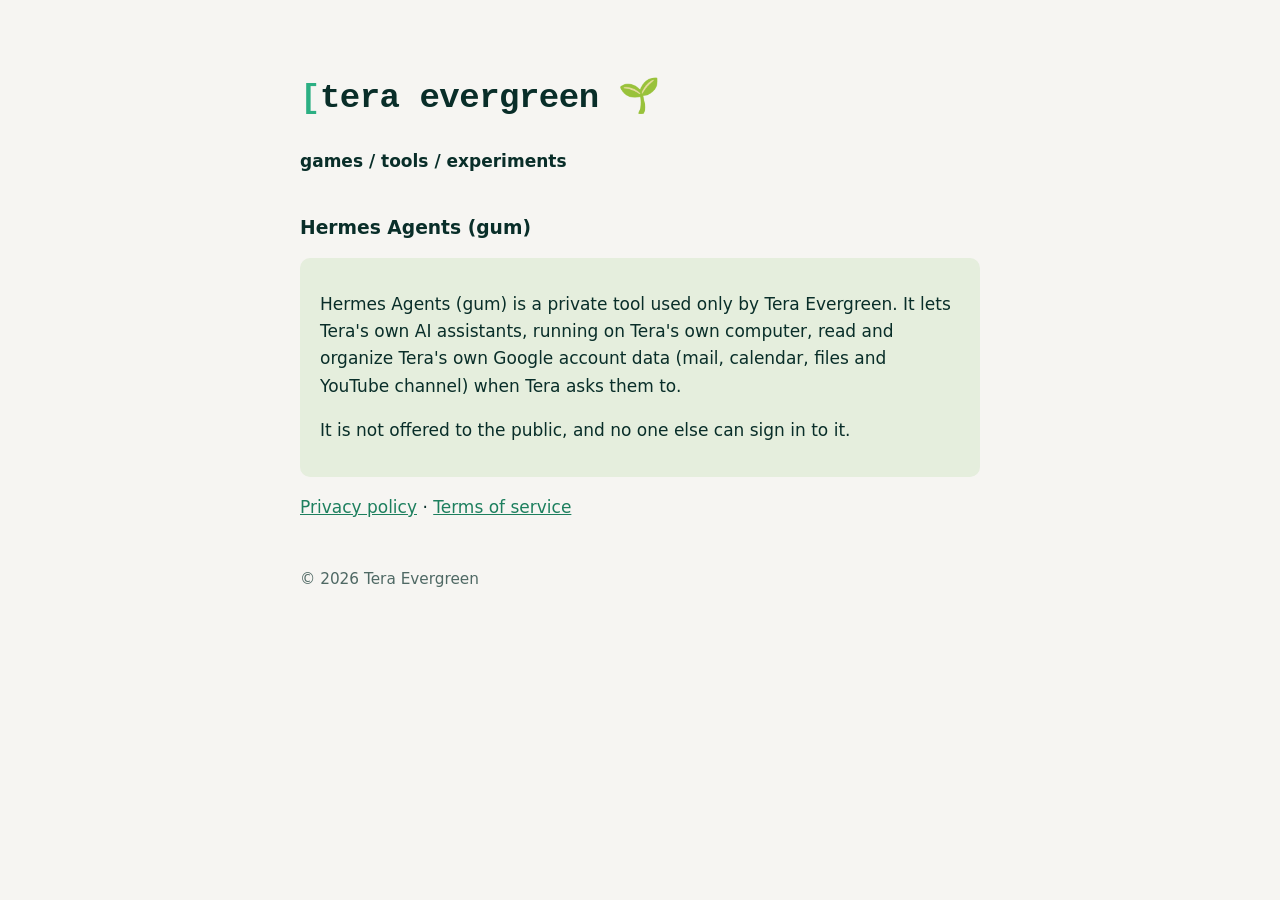
<file: index.html>
<!doctype html>
<html lang="en"><head><meta charset="utf-8"><meta name="viewport" content="width=device-width,initial-scale=1">
<title>Hermes Agents (gum) · Tera Evergreen</title><link rel="stylesheet" href="style.css"></head>
<body><main>
<h1><span>[</span>tera evergreen 🌱</h1>
<p><b>games / tools / experiments</b></p>
<h2>Hermes Agents (gum)</h2>
<div class="card">
<p>Hermes Agents (gum) is a private tool used only by Tera Evergreen. It lets Tera's own AI assistants, running on Tera's own computer, read and organize Tera's own Google account data (mail, calendar, files and YouTube channel) when Tera asks them to.</p>
<p>It is not offered to the public, and no one else can sign in to it.</p>
</div>
<p><a href="privacy.html">Privacy policy</a> · <a href="terms.html">Terms of service</a></p>
<footer>© 2026 Tera Evergreen</footer>
</main></body></html>
</file>
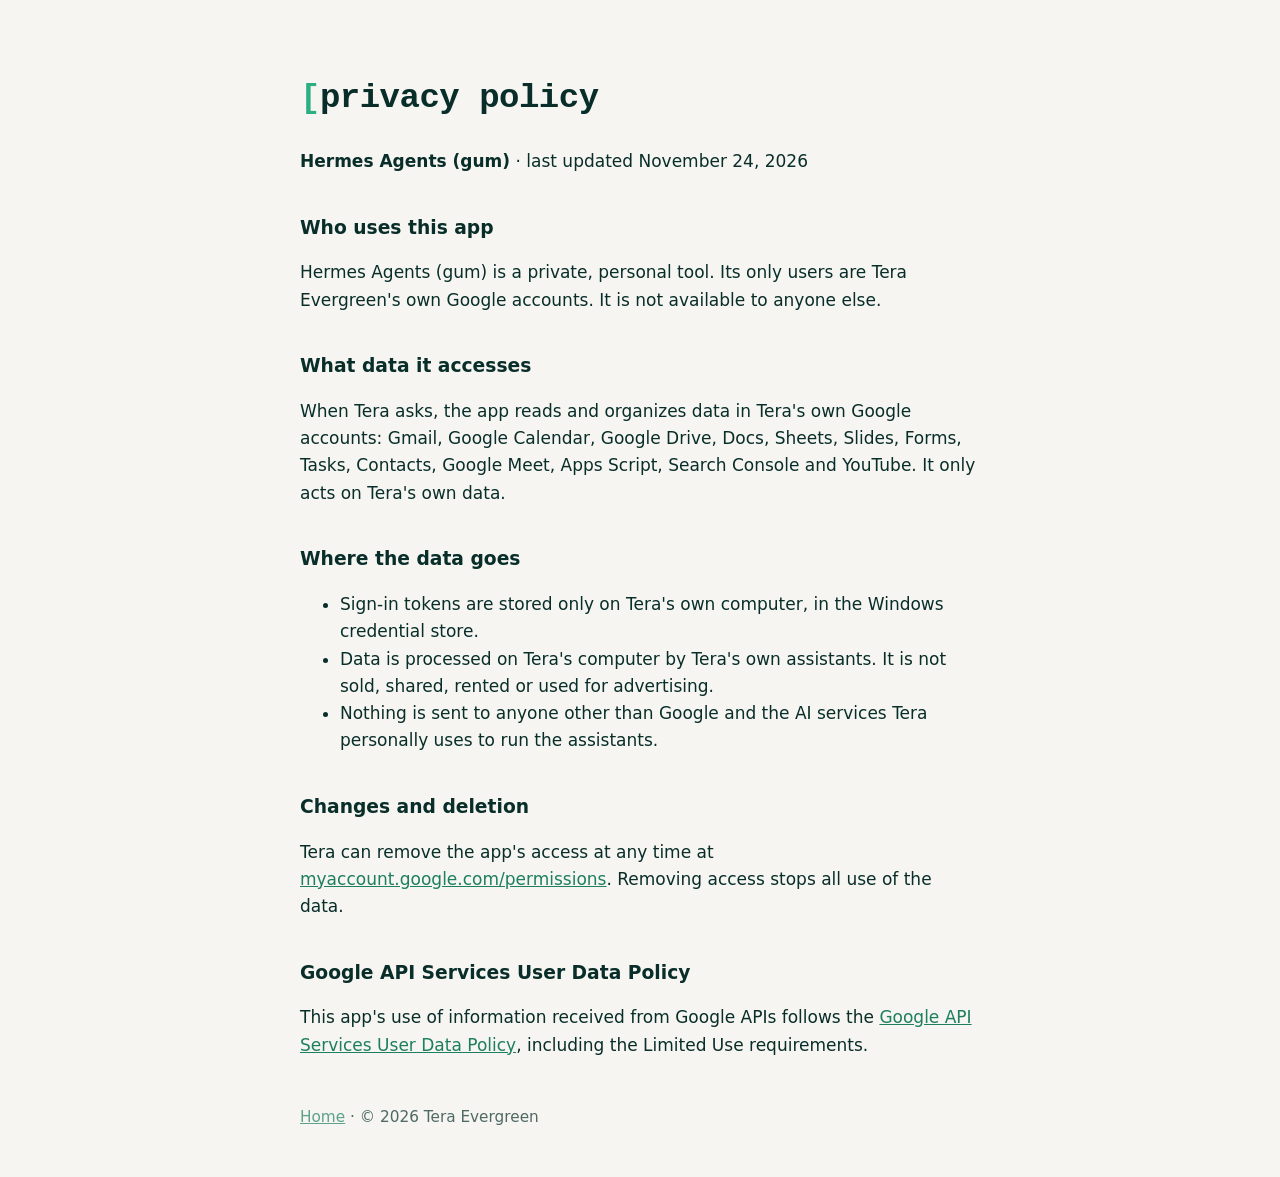
<file: privacy.html>
<!doctype html>
<html lang="en"><head><meta charset="utf-8"><meta name="viewport" content="width=device-width,initial-scale=1">
<title>Privacy policy · Hermes Agents (gum)</title><link rel="stylesheet" href="style.css"></head>
<body><main>
<h1><span>[</span>privacy policy</h1>
<p><b>Hermes Agents (gum)</b> · last updated November 24, 2026</p>
<h2>Who uses this app</h2>
<p>Hermes Agents (gum) is a private, personal tool. Its only users are Tera Evergreen's own Google accounts. It is not available to anyone else.</p>
<h2>What data it accesses</h2>
<p>When Tera asks, the app reads and organizes data in Tera's own Google accounts: Gmail, Google Calendar, Google Drive, Docs, Sheets, Slides, Forms, Tasks, Contacts, Google Meet, Apps Script, Search Console and YouTube. It only acts on Tera's own data.</p>
<h2>Where the data goes</h2>
<ul>
<li>Sign-in tokens are stored only on Tera's own computer, in the Windows credential store.</li>
<li>Data is processed on Tera's computer by Tera's own assistants. It is not sold, shared, rented or used for advertising.</li>
<li>Nothing is sent to anyone other than Google and the AI services Tera personally uses to run the assistants.</li>
</ul>
<h2>Changes and deletion</h2>
<p>Tera can remove the app's access at any time at <a href="https://myaccount.google.com/permissions">myaccount.google.com/permissions</a>. Removing access stops all use of the data.</p>
<h2>Google API Services User Data Policy</h2>
<p>This app's use of information received from Google APIs follows the <a href="https://developers.google.com/terms/api-services-user-data-policy">Google API Services User Data Policy</a>, including the Limited Use requirements.</p>
<footer><a href="index.html">Home</a> · © 2026 Tera Evergreen</footer>
</main></body></html>
</file>
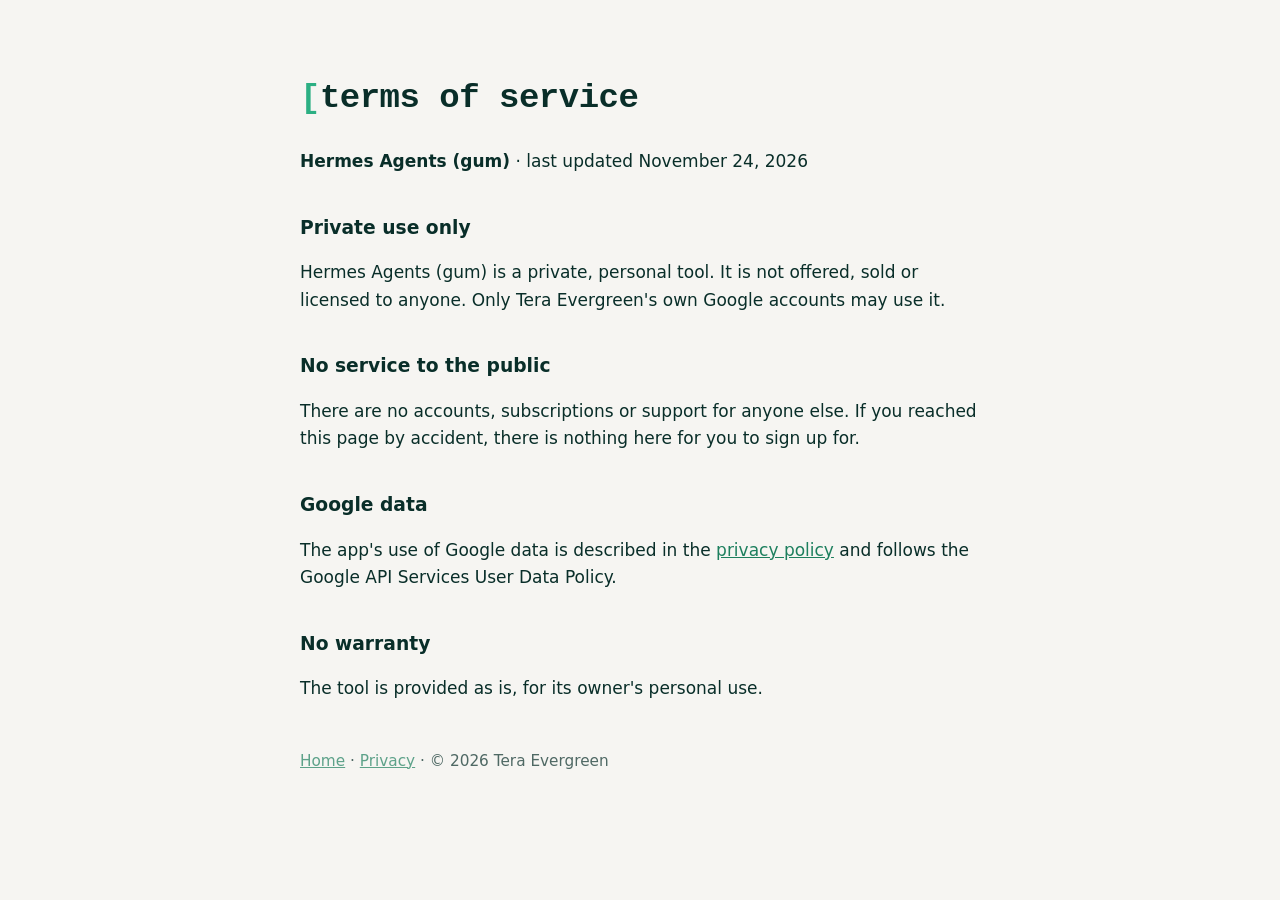
<file: terms.html>
<!doctype html>
<html lang="en"><head><meta charset="utf-8"><meta name="viewport" content="width=device-width,initial-scale=1">
<title>Terms of service · Hermes Agents (gum)</title><link rel="stylesheet" href="style.css"></head>
<body><main>
<h1><span>[</span>terms of service</h1>
<p><b>Hermes Agents (gum)</b> · last updated November 24, 2026</p>
<h2>Private use only</h2>
<p>Hermes Agents (gum) is a private, personal tool. It is not offered, sold or licensed to anyone. Only Tera Evergreen's own Google accounts may use it.</p>
<h2>No service to the public</h2>
<p>There are no accounts, subscriptions or support for anyone else. If you reached this page by accident, there is nothing here for you to sign up for.</p>
<h2>Google data</h2>
<p>The app's use of Google data is described in the <a href="privacy.html">privacy policy</a> and follows the Google API Services User Data Policy.</p>
<h2>No warranty</h2>
<p>The tool is provided as is, for its owner's personal use.</p>
<footer><a href="index.html">Home</a> · <a href="privacy.html">Privacy</a> · © 2026 Tera Evergreen</footer>
</main></body></html>
</file>
<file: style.css>
:root{--bg:#F6F5F2;--ink:#092E29;--accent:#2CAF83;--sage:#E5EEDD}
body{margin:0;background:var(--bg);color:var(--ink);font:17px/1.6 "Segoe UI",system-ui,sans-serif}
main{max-width:680px;margin:0 auto;padding:48px 20px}
h1{font-family:Consolas,"Courier New",monospace;font-weight:700;letter-spacing:-.5px}
h1 span{color:var(--accent)}
h2{margin-top:2em;font-size:1.1em}
.card{background:var(--sage);border-radius:10px;padding:16px 20px}
a{color:#1d7f5e}
footer{margin-top:3em;font-size:.9em;opacity:.7}
</file>
